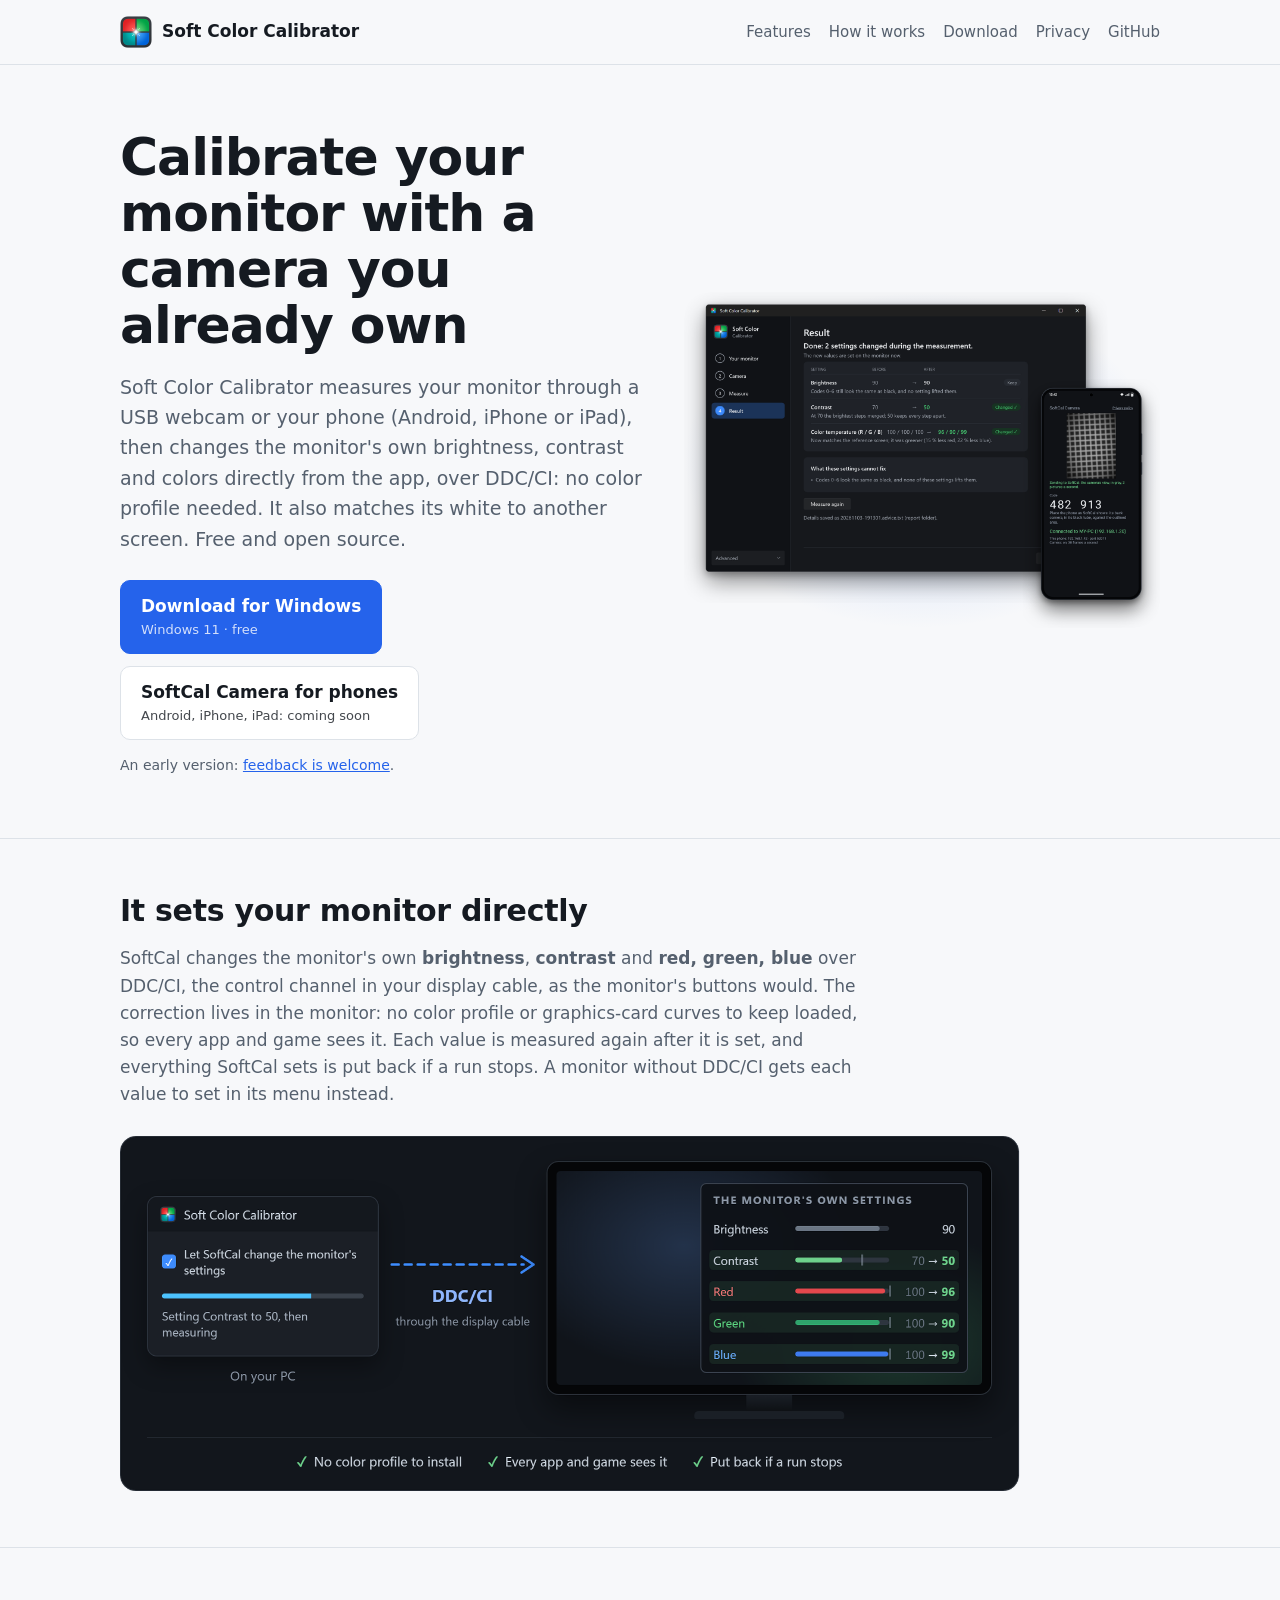
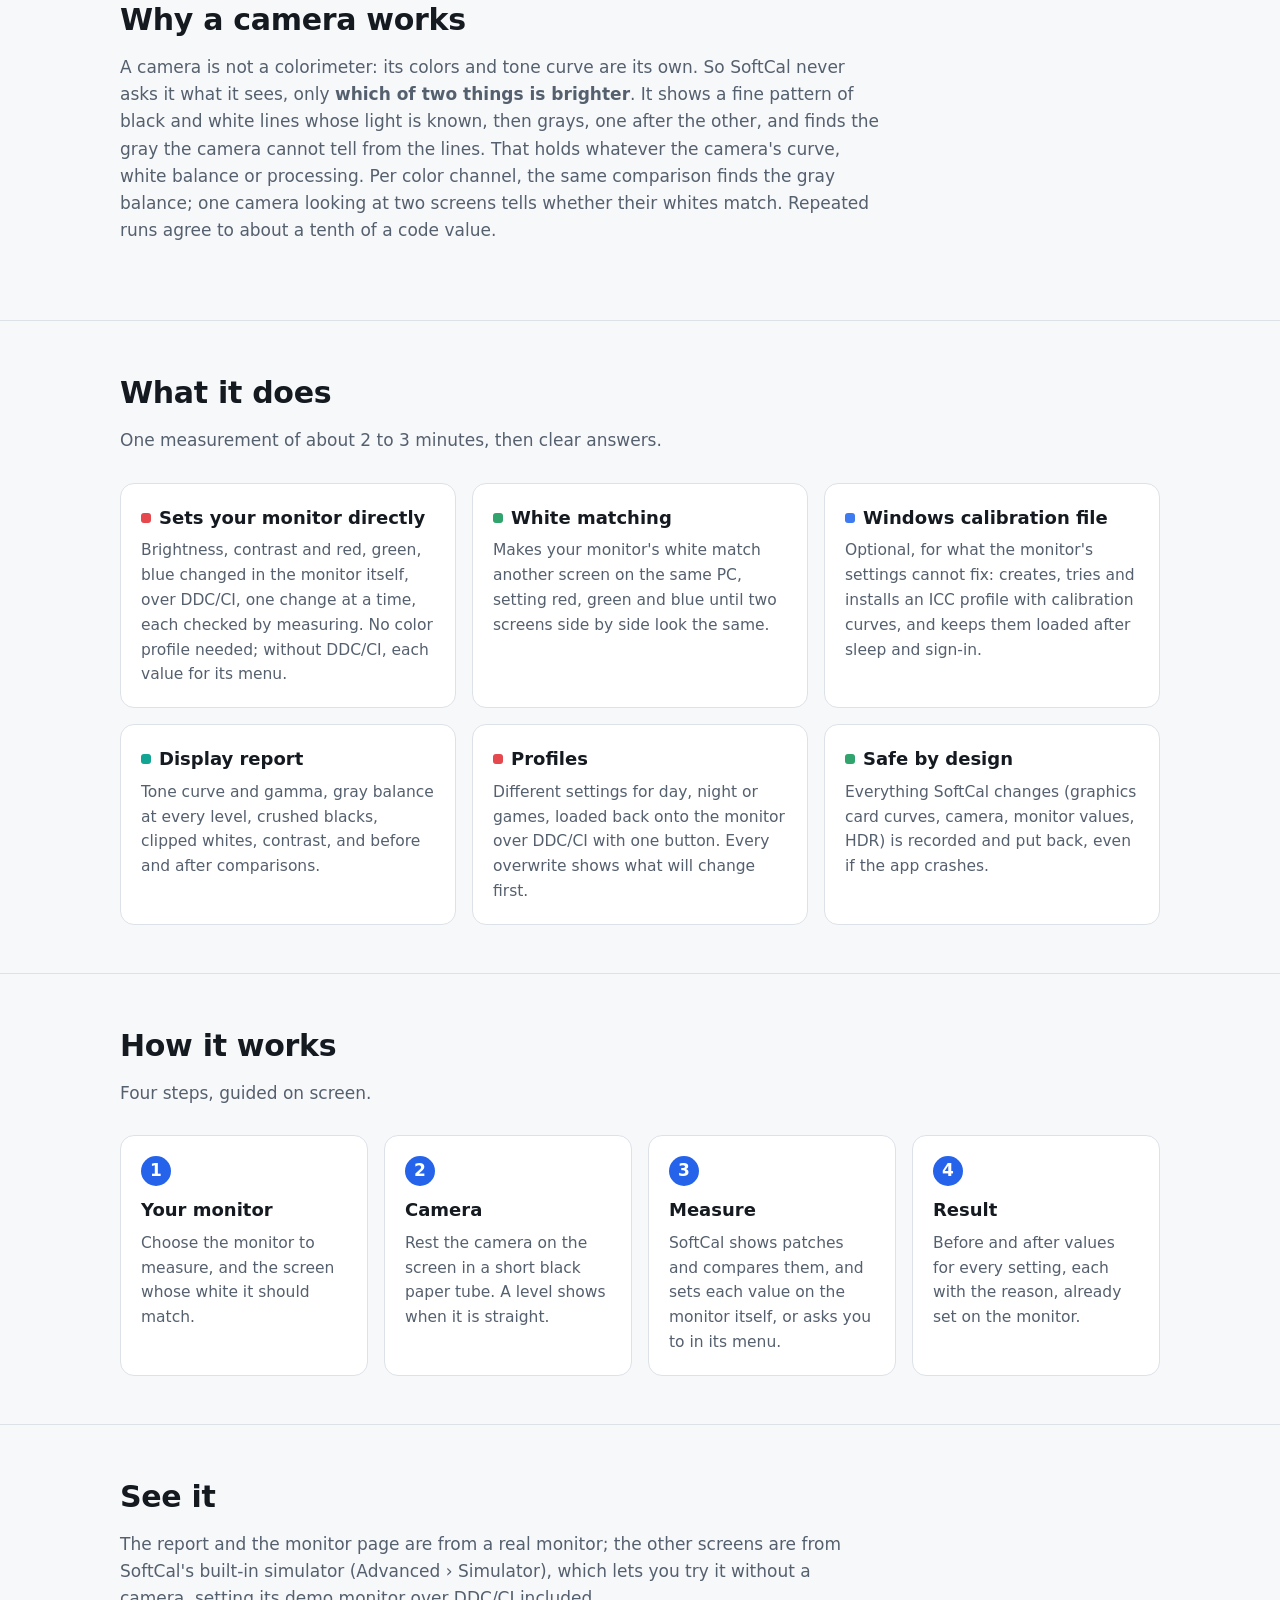
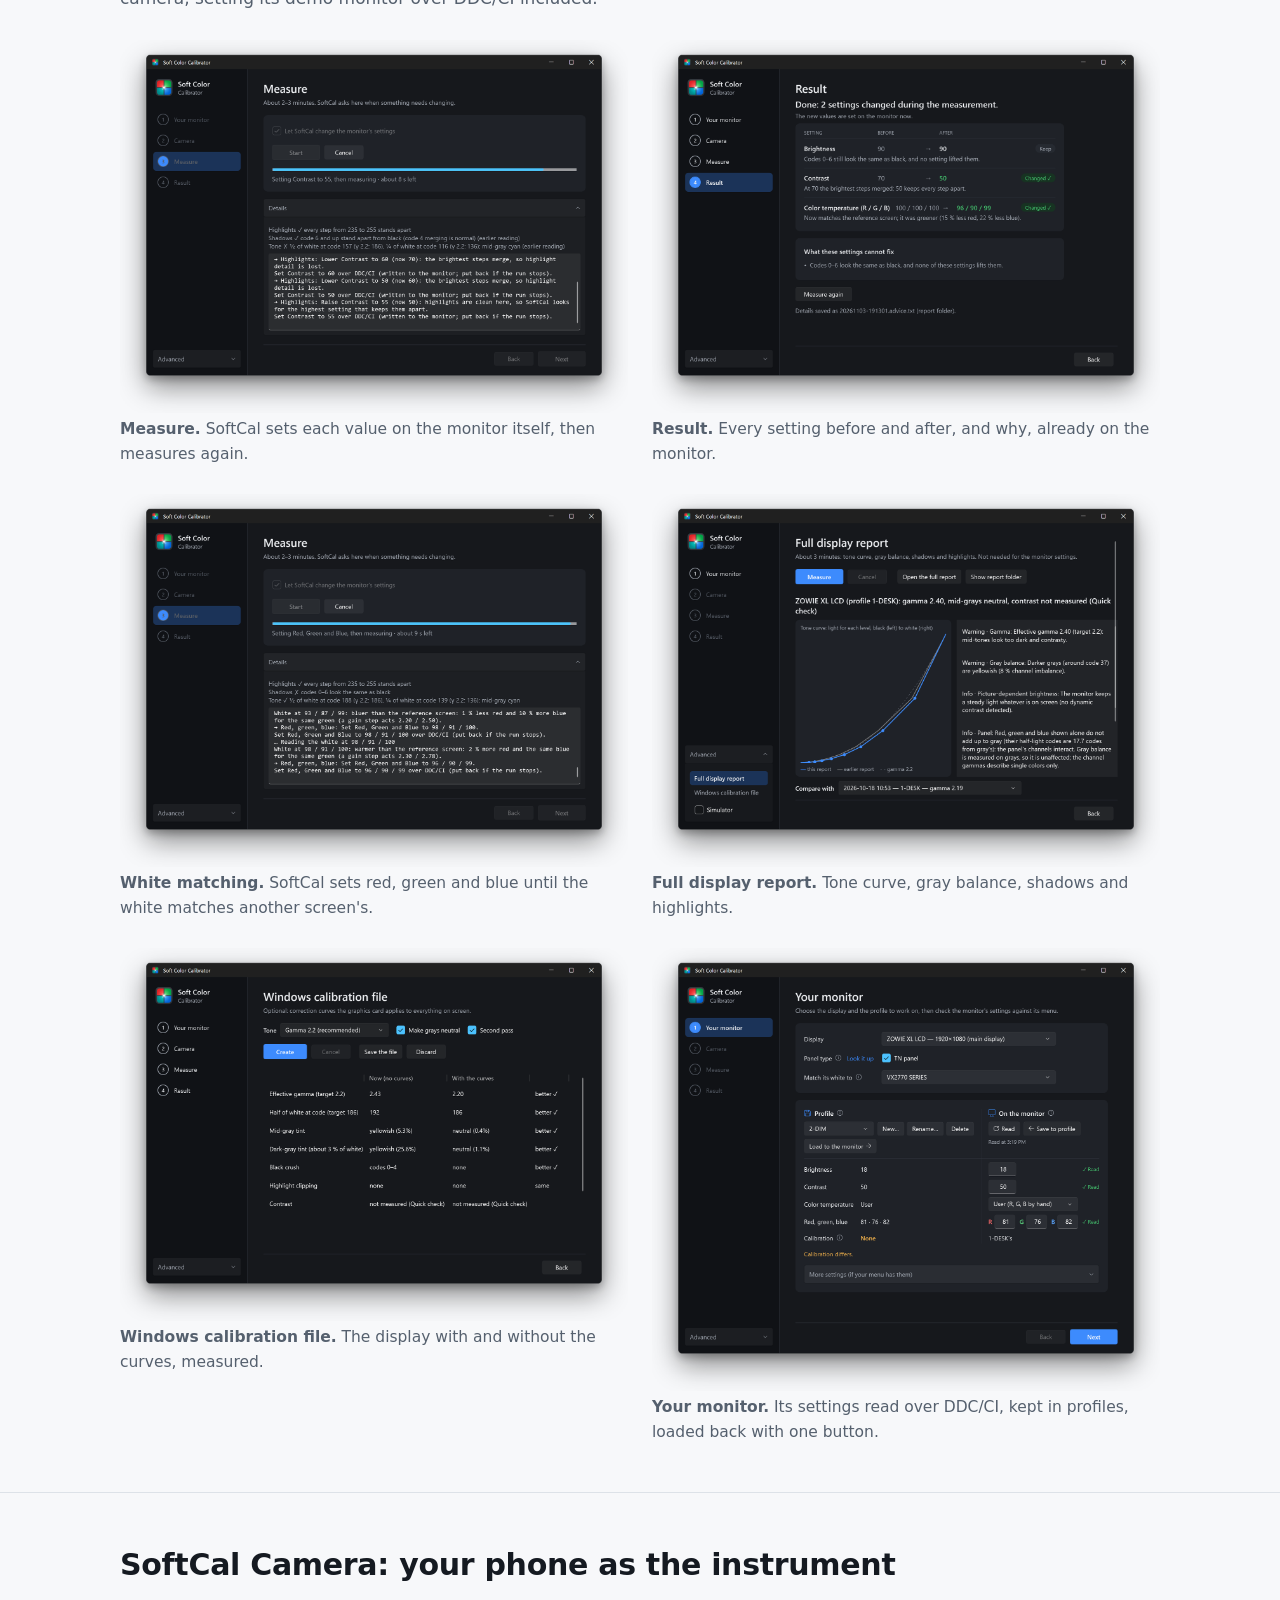
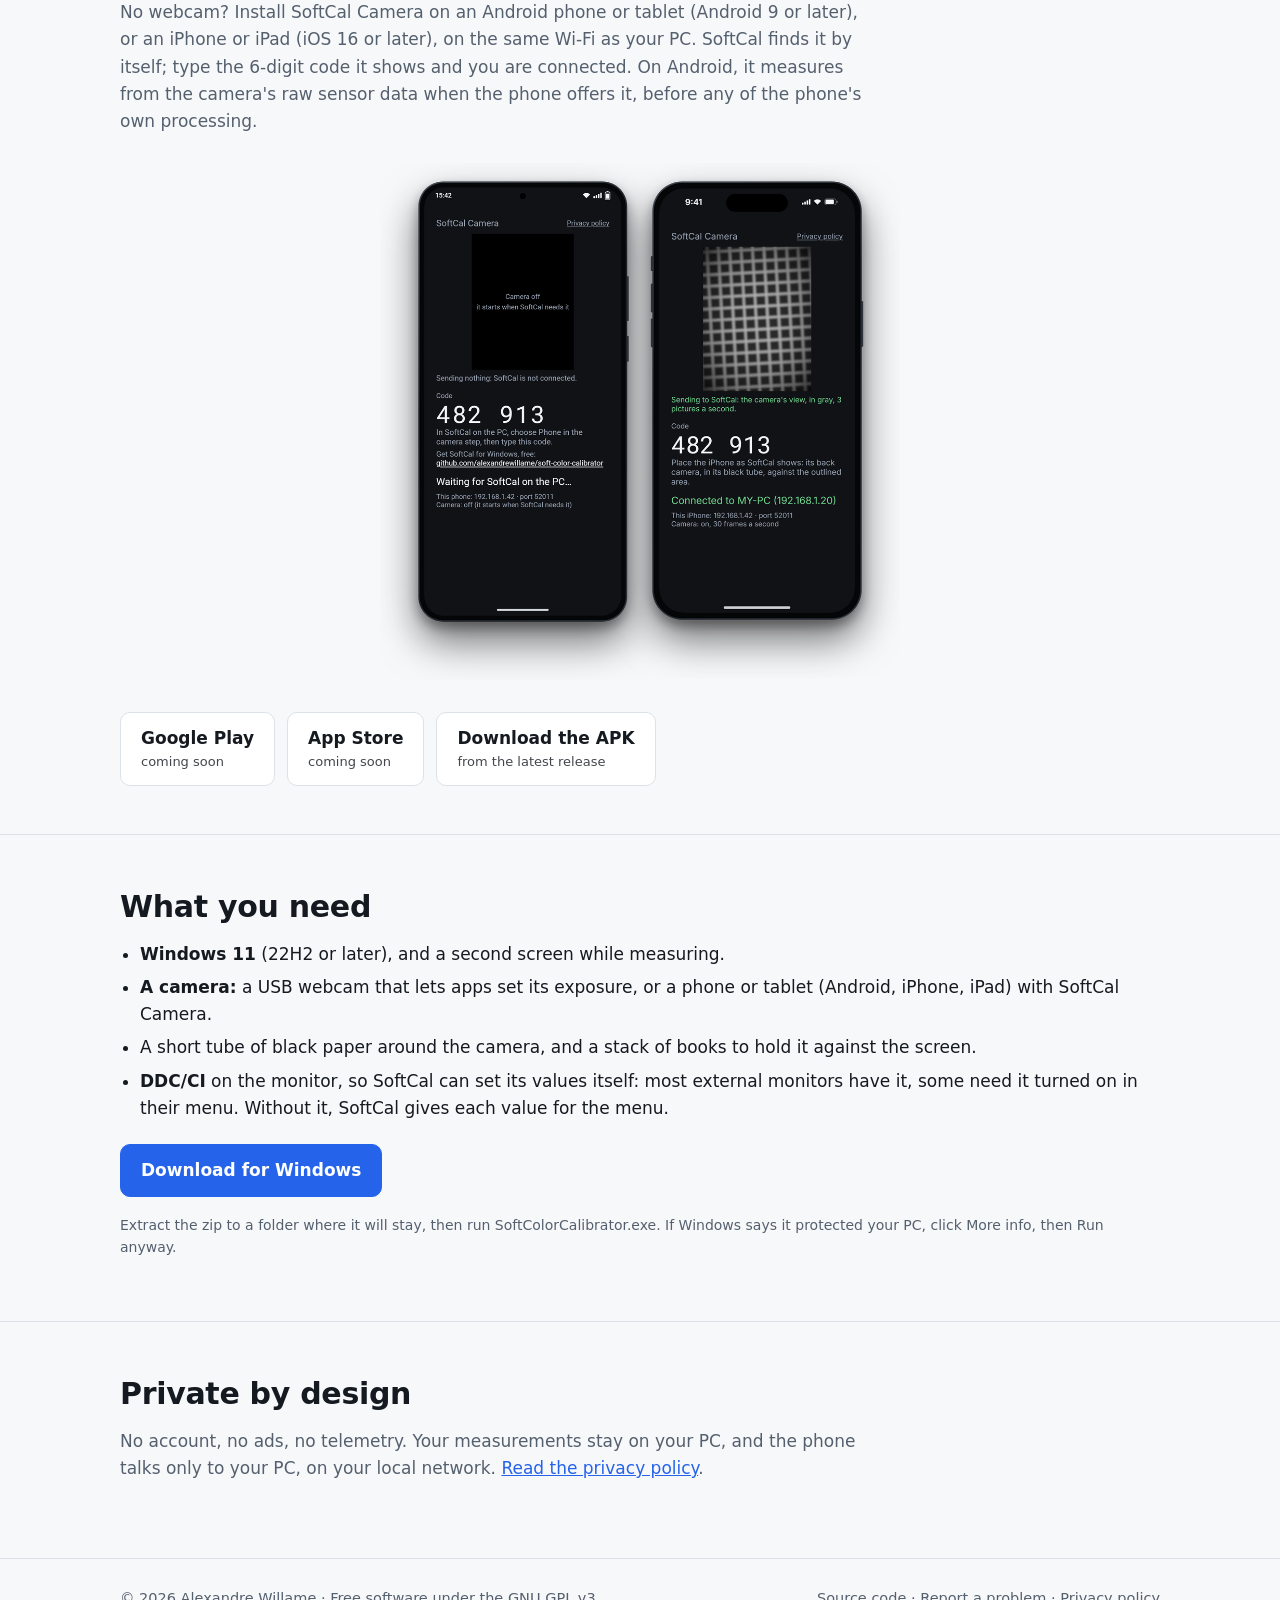
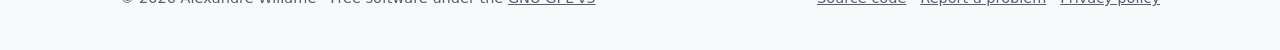
<file: docs/index.html>
<!doctype html>
<html lang="en">
<head>
<meta charset="utf-8">
<meta name="viewport" content="width=device-width, initial-scale=1">
<title>Soft Color Calibrator</title>
<meta name="description" content="Calibrate your monitor with a camera you already own: a USB webcam, or your Android phone, iPhone or iPad. SoftCal sets the monitor's own brightness, contrast and colors over DDC/CI, with no color profile. Free and open source, for Windows 11.">
<meta property="og:title" content="Soft Color Calibrator">
<meta property="og:description" content="Calibrate your monitor with a webcam or your phone. It sets the monitor's own brightness, contrast and colors, no color profile needed. Free and open source, for Windows 11.">
<meta property="og:image" content="https://alexandrewillame.github.io/soft-color-calibrator/assets/banner.png">
<link rel="icon" href="assets/logo-256.png">
<link rel="stylesheet" href="assets/site.css">
</head>
<body>
<header class="top">
  <div class="wrap">
    <a class="brand" href="./"><img src="assets/logo-256.png" alt="">Soft Color Calibrator</a>
    <nav>
      <a href="#features">Features</a>
      <a href="#how">How it works</a>
      <a href="#download">Download</a>
      <a href="privacy.html">Privacy</a>
      <a href="https://github.com/alexandrewillame/soft-color-calibrator">GitHub</a>
    </nav>
  </div>
</header>

<main>
<div class="hero">
  <div class="wrap">
    <div>
      <h1>Calibrate your monitor with a camera you already own</h1>
      <p class="lead">Soft Color Calibrator measures your monitor through a USB webcam or your phone (Android, iPhone or
        iPad), then changes the monitor's own brightness, contrast and colors directly from the app, over DDC/CI: no
        color profile needed. It also matches its white to another screen. Free and open source.</p>
      <div class="buttons">
        <a class="button primary" href="https://github.com/alexandrewillame/soft-color-calibrator/releases/latest">Download for Windows<small>Windows 11 · free</small></a>
        <a class="button" href="#phone">SoftCal Camera for phones<small>Android, iPhone, iPad: coming soon</small></a>
      </div>
      <p class="note">An early version: <a href="https://github.com/alexandrewillame/soft-color-calibrator/issues">feedback is welcome</a>.</p>
    </div>
    <img class="art" src="assets/screens/hero.png" width="1600" height="1128"
         alt="SoftCal's result: Contrast lowered from 70 to 50 and the white matched to another screen, beside SoftCal Camera measuring on a phone">
  </div>
</div>

<section id="sets">
  <div class="wrap">
    <h2>It sets your monitor directly</h2>
    <p class="intro">SoftCal changes the monitor's own <strong>brightness</strong>, <strong>contrast</strong> and
      <strong>red, green, blue</strong> over DDC/CI, the control channel in your display cable, as the monitor's buttons
      would. The correction lives in the monitor: no color profile or graphics-card curves to keep loaded, so every
      app and game sees it. Each value is measured again after it is set, and everything SoftCal sets is put back if a run
      stops. A monitor without DDC/CI gets each value to set in its menu instead.</p>
    <p class="diagram"><img src="assets/screens/sets-the-monitor.png" width="1600" height="630" loading="lazy"
      alt="SoftCal, on the PC, writes over DDC/CI through the display cable to the monitor's own settings: Contrast 70 to 50, Red, Green and Blue 100 to 96, 90 and 99. No color profile to install, every app and game sees it, put back if a run stops"></p>
  </div>
</section>

<section>
  <div class="wrap">
    <h2>Why a camera works</h2>
    <p class="intro">A camera is not a colorimeter: its colors and tone curve are its own. So SoftCal never asks it what it
      sees, only <strong>which of two things is brighter</strong>. It shows a fine pattern of black and white lines whose light
      is known, then grays, one after the other, and finds the gray the camera cannot tell from the lines. That holds whatever
      the camera's curve, white balance or processing. Per color channel, the same comparison finds the gray balance;
      one camera looking at two screens tells whether their whites match. Repeated runs agree to about a tenth of a
      code value.</p>
  </div>
</section>

<section id="features">
  <div class="wrap">
    <h2>What it does</h2>
    <p class="intro">One measurement of about 2 to 3 minutes, then clear answers.</p>
    <div class="grid">
      <div class="card"><h3><span class="dot" style="background: var(--red)"></span>Sets your monitor directly</h3>
        <p>Brightness, contrast and red, green, blue changed in the monitor itself, over DDC/CI, one change at a time,
          each checked by measuring. No color profile needed; without DDC/CI, each value for its menu.</p></div>
      <div class="card"><h3><span class="dot" style="background: var(--green)"></span>White matching</h3>
        <p>Makes your monitor's white match another screen on the same PC, setting red, green and blue until two
          screens side by side look the same.</p></div>
      <div class="card"><h3><span class="dot" style="background: var(--blue)"></span>Windows calibration file</h3>
        <p>Optional, for what the monitor's settings cannot fix: creates, tries and installs an ICC profile with
          calibration curves, and keeps them loaded after sleep and sign-in.</p></div>
      <div class="card"><h3><span class="dot" style="background: var(--teal)"></span>Display report</h3>
        <p>Tone curve and gamma, gray balance at every level, crushed blacks, clipped whites, contrast, and before and
          after comparisons.</p></div>
      <div class="card"><h3><span class="dot" style="background: var(--red)"></span>Profiles</h3>
        <p>Different settings for day, night or games, loaded back onto the monitor over DDC/CI with one button. Every
          overwrite shows what will change first.</p></div>
      <div class="card"><h3><span class="dot" style="background: var(--green)"></span>Safe by design</h3>
        <p>Everything SoftCal changes (graphics card curves, camera, monitor values, HDR) is recorded and put back,
          even if the app crashes.</p></div>
    </div>
  </div>
</section>

<section id="how">
  <div class="wrap">
    <h2>How it works</h2>
    <p class="intro">Four steps, guided on screen.</p>
    <ol class="steps">
      <li><h3>Your monitor</h3><p>Choose the monitor to measure, and the screen whose white it should match.</p></li>
      <li><h3>Camera</h3><p>Rest the camera on the screen in a short black paper tube. A level shows when it is straight.</p></li>
      <li><h3>Measure</h3><p>SoftCal shows patches and compares them, and sets each value on the monitor itself, or asks you to in its menu.</p></li>
      <li><h3>Result</h3><p>Before and after values for every setting, each with the reason, already set on the monitor.</p></li>
    </ol>
  </div>
</section>

<section id="screens">
  <div class="wrap">
    <h2>See it</h2>
    <p class="intro">The report and the monitor page are from a real monitor; the other screens are from SoftCal's
      built-in simulator (Advanced › Simulator), which lets you try it without a camera, setting its demo monitor over
      DDC/CI included.</p>
    <div class="shots">
      <figure><img src="assets/screens/measure.png" width="1600" height="1173" loading="lazy" alt="SoftCal has set Contrast to 60, then 50, then 55 over DDC/CI, measuring after each">
        <figcaption><strong>Measure.</strong> SoftCal sets each value on the monitor itself, then measures again.</figcaption></figure>
      <figure><img src="assets/screens/result.png" width="1600" height="1173" loading="lazy" alt="Every setting before and after: Contrast 70 to 50, Red, Green and Blue 100/100/100 to 96/90/99, set on the monitor">
        <figcaption><strong>Result.</strong> Every setting before and after, and why, already on the monitor.</figcaption></figure>
      <figure><img src="assets/screens/white.png" width="1600" height="1173" loading="lazy" alt="SoftCal sets Red, Green and Blue over DDC/CI, 93/87/99, then 98/91/100, then 96/90/99, reading the white after each">
        <figcaption><strong>White matching.</strong> SoftCal sets red, green and blue until the white matches another screen's.</figcaption></figure>
      <figure><img src="assets/screens/report.png" width="1600" height="1173" loading="lazy" alt="The full report of a BenQ ZOWIE XL: tone curve against gamma 2.2, and findings">
        <figcaption><strong>Full display report.</strong> Tone curve, gray balance, shadows and highlights.</figcaption></figure>
      <figure><img src="assets/screens/calibration.png" width="1600" height="1173" loading="lazy" alt="With the correction curves: gamma 2.43 to 2.20, yellowish grays to neutral">
        <figcaption><strong>Windows calibration file.</strong> The display with and without the curves, measured.</figcaption></figure>
      <figure><img src="assets/screens/monitor.png" width="1600" height="1393" loading="lazy" alt="A profile beside the monitor's settings, read over DDC/CI">
        <figcaption><strong>Your monitor.</strong> Its settings read over DDC/CI, kept in profiles, loaded back with one button.</figcaption></figure>
    </div>
  </div>
</section>

<section id="phone">
  <div class="wrap">
    <h2>SoftCal Camera: your phone as the instrument</h2>
    <p class="intro">No webcam? Install SoftCal Camera on an Android phone or tablet (Android 9 or later), or an iPhone
      or iPad (iOS 16 or later), on the same Wi-Fi as your PC. SoftCal finds it by itself; type the 6-digit code it
      shows and you are connected. On Android, it measures from the camera's raw sensor data when the phone offers it,
      before any of the phone's own processing.</p>
    <p class="phones"><img src="assets/screens/phones.png" width="1000" height="993" loading="lazy"
      alt="SoftCal Camera on an Android phone, showing its pairing code, and on an iPhone, measuring"></p>
    <div class="buttons">
      <span class="button">Google Play<small>coming soon</small></span>
      <span class="button">App Store<small>coming soon</small></span>
      <a class="button" href="https://github.com/alexandrewillame/soft-color-calibrator/releases/latest">Download the APK<small>from the latest release</small></a>
    </div>
  </div>
</section>

<section id="download">
  <div class="wrap">
    <h2>What you need</h2>
    <ul class="plain">
      <li><strong>Windows 11</strong> (22H2 or later), and a second screen while measuring.</li>
      <li><strong>A camera:</strong> a USB webcam that lets apps set its exposure, or a phone or tablet (Android, iPhone, iPad) with SoftCal Camera.</li>
      <li>A short tube of black paper around the camera, and a stack of books to hold it against the screen.</li>
      <li><strong>DDC/CI</strong> on the monitor, so SoftCal can set its values itself: most external monitors have it, some
        need it turned on in their menu. Without it, SoftCal gives each value for the menu.</li>
    </ul>
    <p style="margin-top: 22px"><a class="button primary" href="https://github.com/alexandrewillame/soft-color-calibrator/releases/latest">Download for Windows</a></p>
    <p class="note">Extract the zip to a folder where it will stay, then run SoftColorCalibrator.exe. If Windows says it
      protected your PC, click More info, then Run anyway.</p>
  </div>
</section>

<section>
  <div class="wrap">
    <h2>Private by design</h2>
    <p class="intro">No account, no ads, no telemetry. Your measurements stay on your PC, and the phone talks only to
      your PC, on your local network. <a href="privacy.html">Read the privacy policy</a>.</p>
  </div>
</section>
</main>

<footer>
  <div class="wrap">
    <span>© 2026 Alexandre Willame · Free software under the <a href="https://github.com/alexandrewillame/soft-color-calibrator/blob/main/LICENSE">GNU GPL v3</a></span>
    <span><a href="https://github.com/alexandrewillame/soft-color-calibrator">Source code</a> · <a href="https://github.com/alexandrewillame/soft-color-calibrator/issues">Report a problem</a> · <a href="privacy.html">Privacy policy</a></span>
  </div>
</footer>
</body>
</html>
</file>
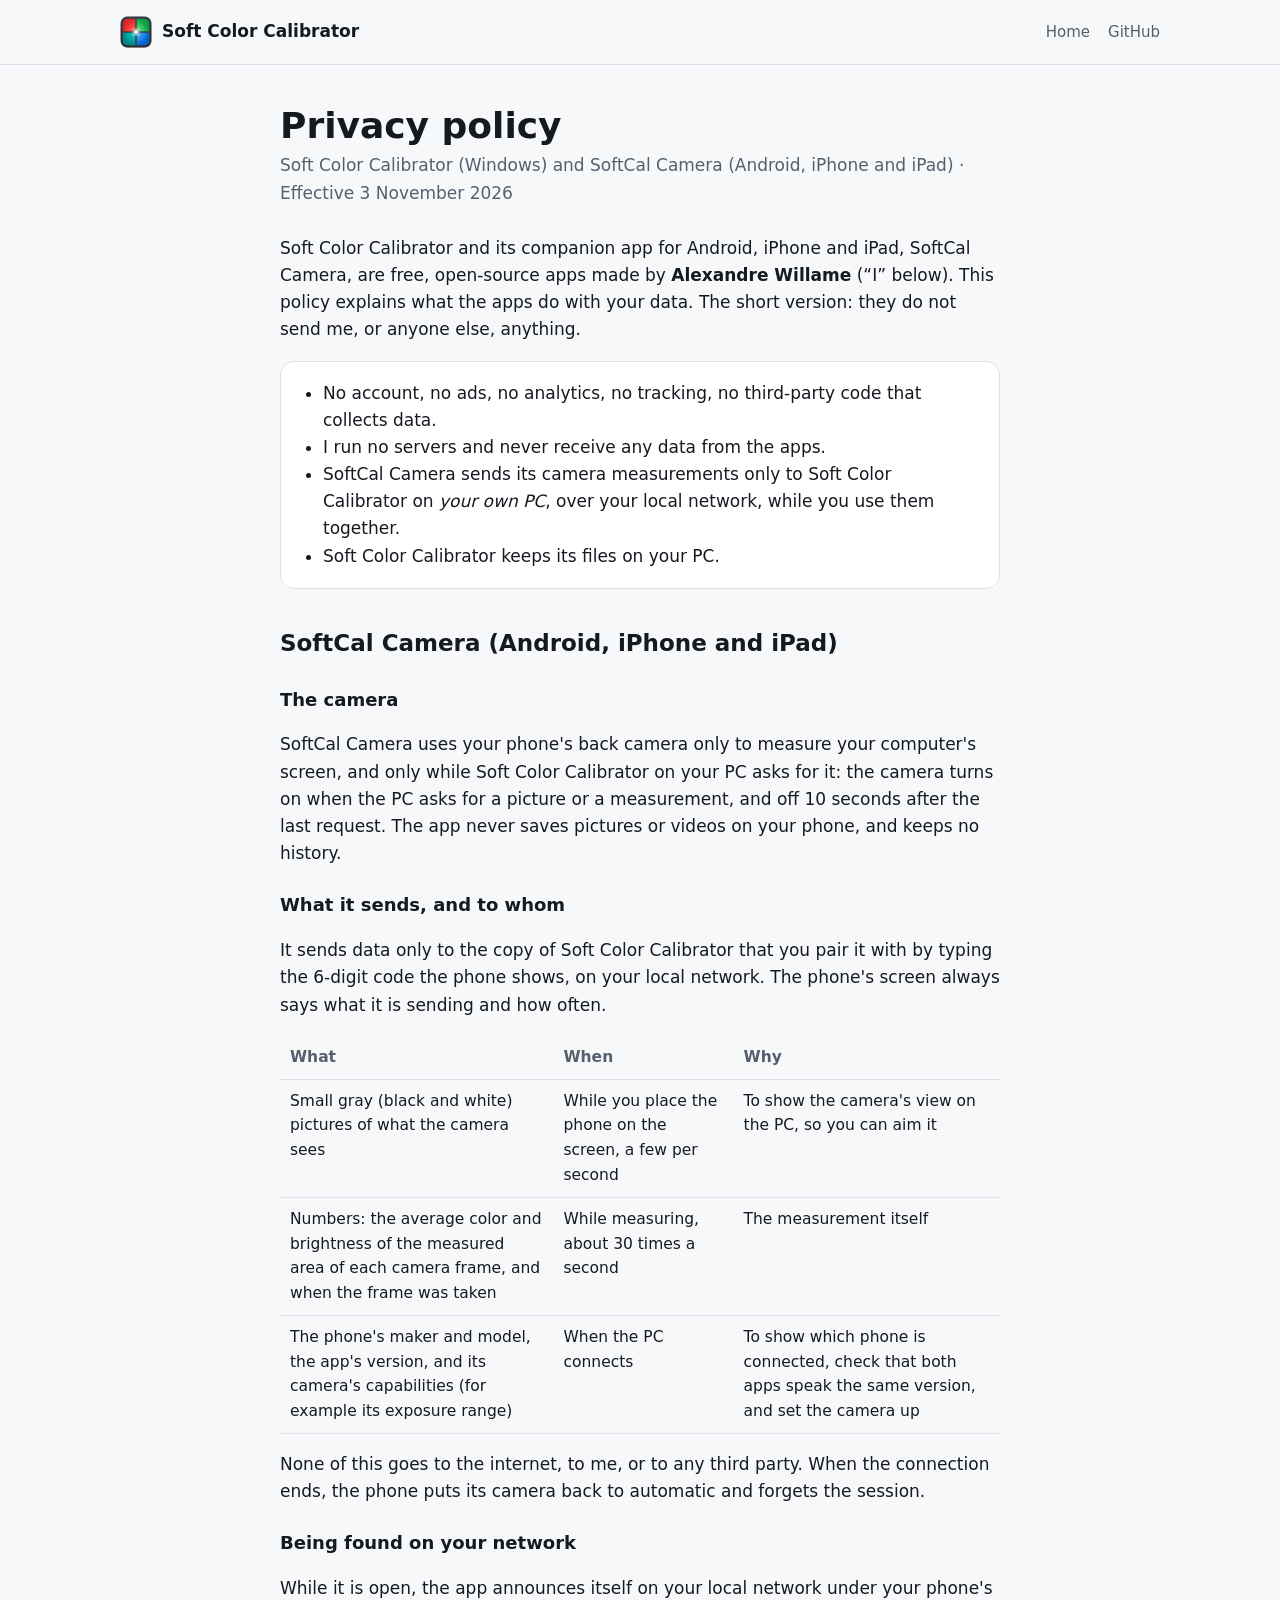
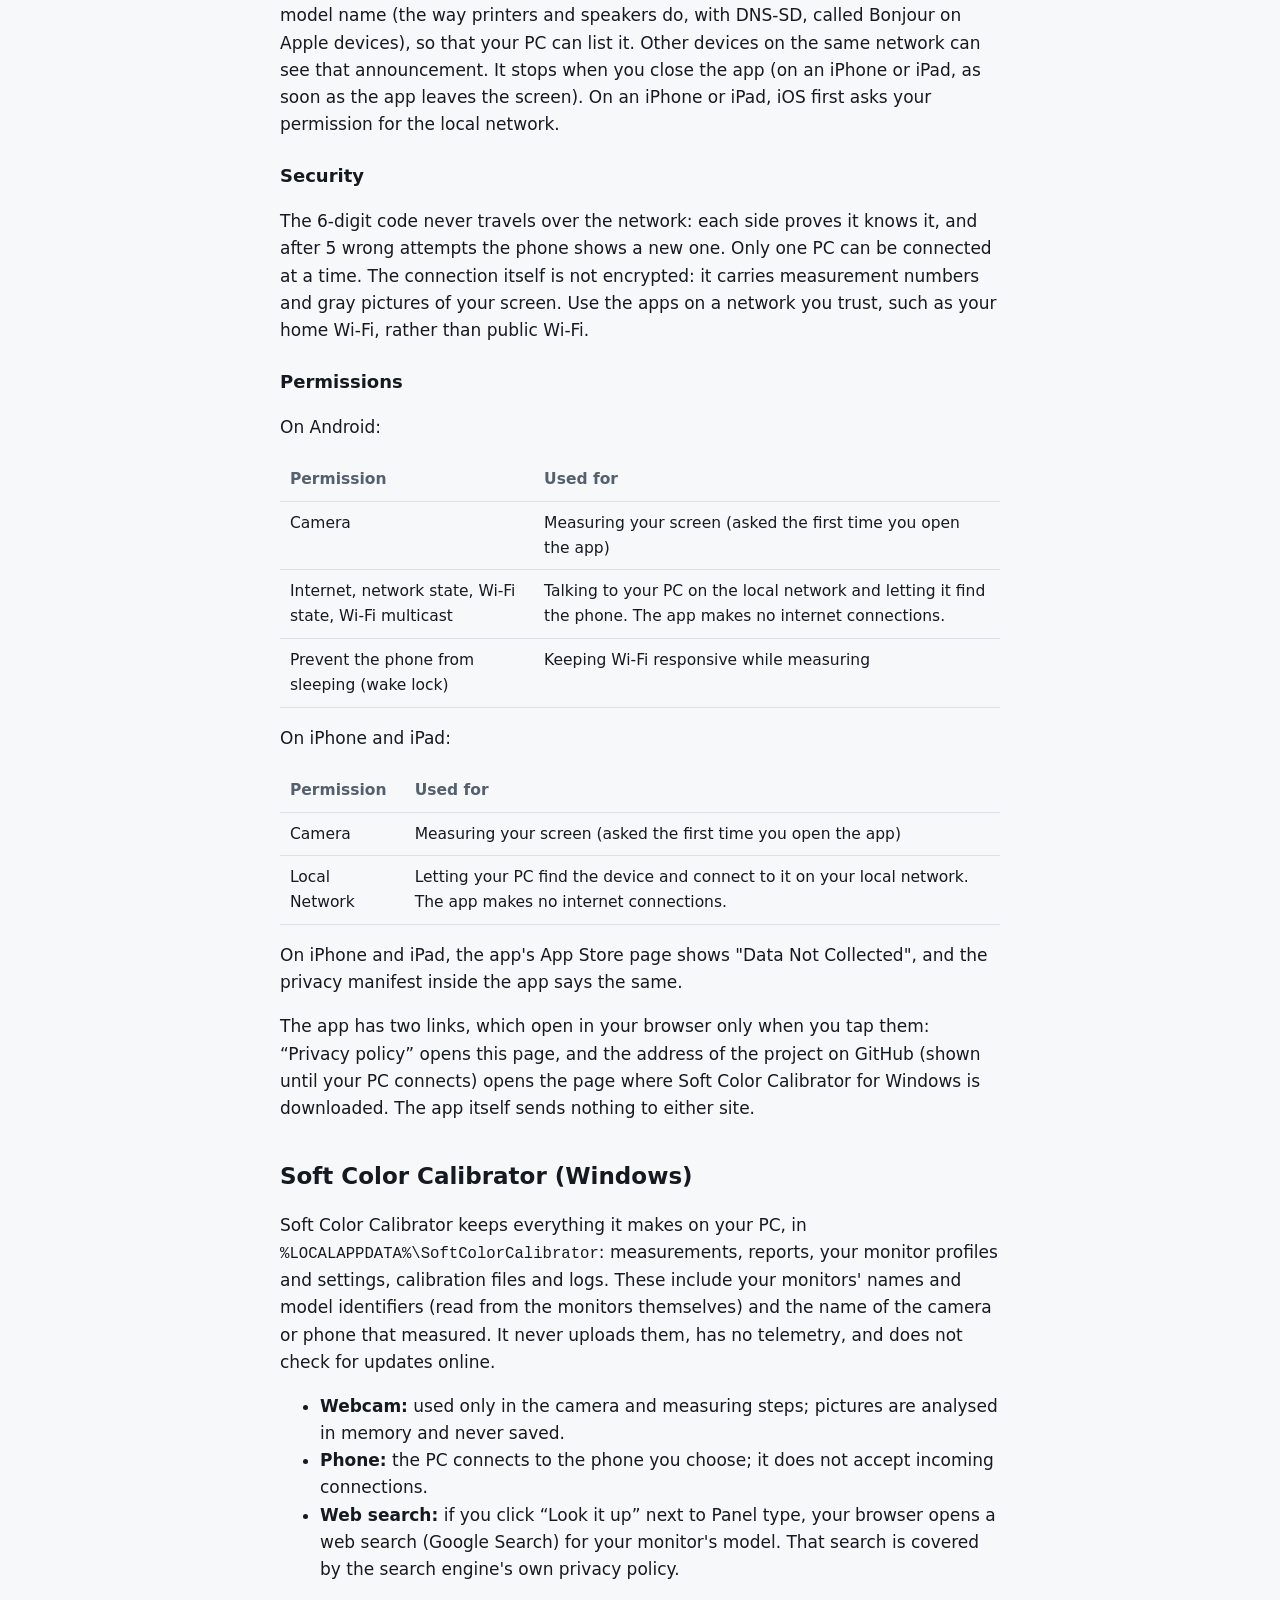
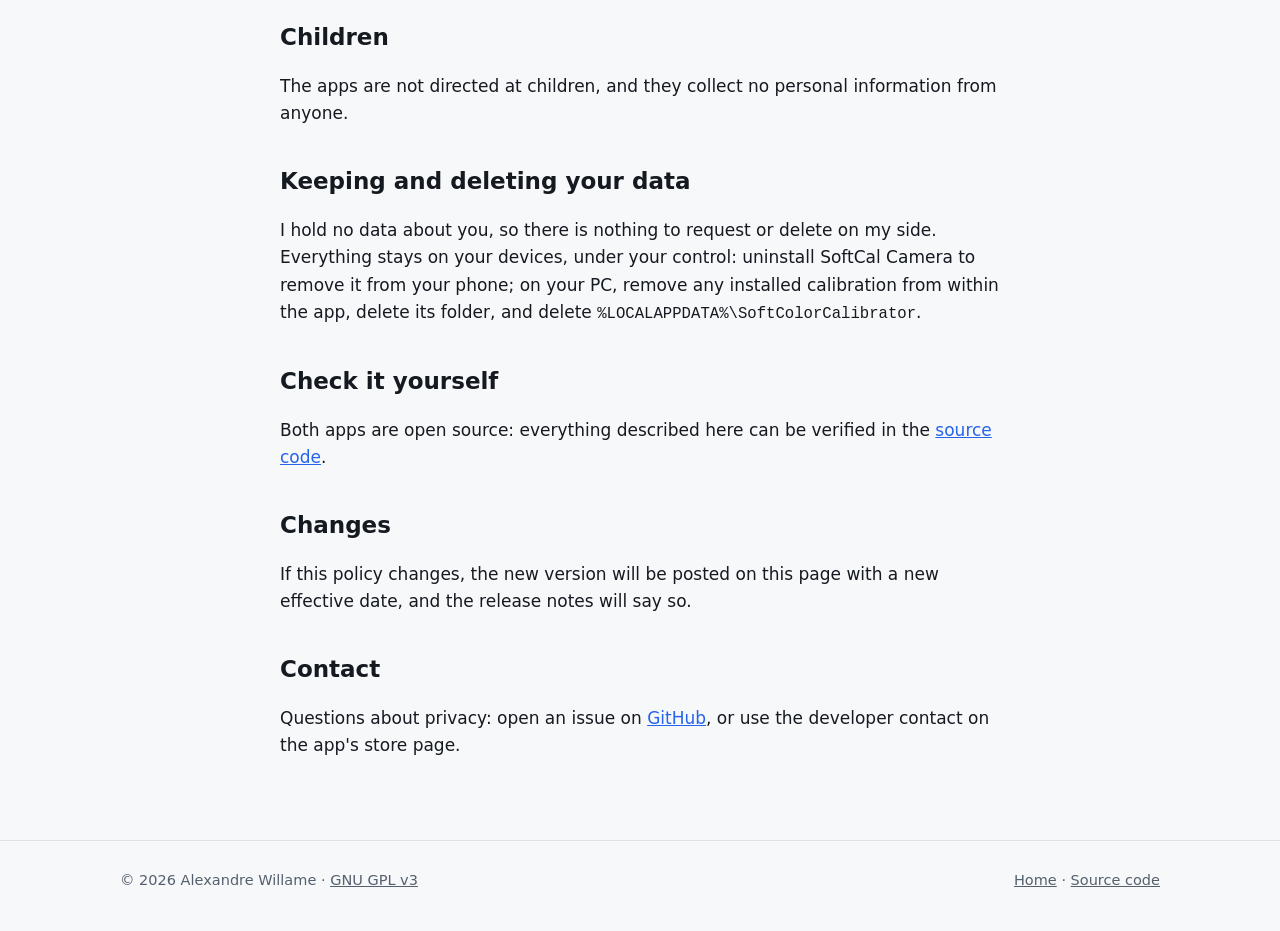
<file: docs/privacy.html>
<!doctype html>
<html lang="en">
<head>
<meta charset="utf-8">
<meta name="viewport" content="width=device-width, initial-scale=1">
<title>Privacy policy · Soft Color Calibrator and SoftCal Camera</title>
<meta name="description" content="Privacy policy of Soft Color Calibrator (Windows) and SoftCal Camera (Android, iPhone and iPad).">
<link rel="icon" href="assets/logo-256.png">
<link rel="stylesheet" href="assets/site.css">
</head>
<body>
<header class="top">
  <div class="wrap">
    <a class="brand" href="./"><img src="assets/logo-256.png" alt="">Soft Color Calibrator</a>
    <nav>
      <a href="./">Home</a>
      <a href="https://github.com/alexandrewillame/soft-color-calibrator">GitHub</a>
    </nav>
  </div>
</header>

<main class="doc">
  <h1>Privacy policy</h1>
  <p class="date">Soft Color Calibrator (Windows) and SoftCal Camera (Android, iPhone and iPad) · Effective 3 November 2026</p>

  <p>Soft Color Calibrator and its companion app for Android, iPhone and iPad, SoftCal Camera, are free, open-source apps made by
    <strong>Alexandre Willame</strong> (“I” below). This policy explains what the apps do with your data. The short
    version: they do not send me, or anyone else, anything.</p>

  <div class="summary">
    <ul>
      <li>No account, no ads, no analytics, no tracking, no third-party code that collects data.</li>
      <li>I run no servers and never receive any data from the apps.</li>
      <li>SoftCal Camera sends its camera measurements only to Soft Color Calibrator on <em>your own PC</em>, over your
        local network, while you use them together.</li>
      <li>Soft Color Calibrator keeps its files on your PC.</li>
    </ul>
  </div>

  <h2>SoftCal Camera (Android, iPhone and iPad)</h2>

  <h3>The camera</h3>
  <p>SoftCal Camera uses your phone's back camera only to measure your computer's screen, and only while Soft Color
    Calibrator on your PC asks for it: the camera turns on when the PC asks for a picture or a measurement, and off 10
    seconds after the last request. The app never saves pictures or videos on your phone, and keeps no history.</p>

  <h3>What it sends, and to whom</h3>
  <p>It sends data only to the copy of Soft Color Calibrator that you pair it with by typing the 6-digit code the phone
    shows, on your local network. The phone's screen always says what it is sending and how often.</p>
  <table>
    <tr><th>What</th><th>When</th><th>Why</th></tr>
    <tr><td>Small gray (black and white) pictures of what the camera sees</td><td>While you place the phone on the screen, a few per second</td><td>To show the camera's view on the PC, so you can aim it</td></tr>
    <tr><td>Numbers: the average color and brightness of the measured area of each camera frame, and when the frame was taken</td><td>While measuring, about 30 times a second</td><td>The measurement itself</td></tr>
    <tr><td>The phone's maker and model, the app's version, and its camera's capabilities (for example its exposure range)</td><td>When the PC connects</td><td>To show which phone is connected, check that both apps speak the same version, and set the camera up</td></tr>
  </table>
  <p>None of this goes to the internet, to me, or to any third party. When the connection ends, the phone puts its
    camera back to automatic and forgets the session.</p>

  <h3>Being found on your network</h3>
  <p>While it is open, the app announces itself on your local network under your phone's model name (the way printers
    and speakers do, with DNS-SD, called Bonjour on Apple devices), so that your PC can list it. Other devices on the
    same network can see that announcement. It stops when you close the app (on an iPhone or iPad, as soon as the app
    leaves the screen). On an iPhone or iPad, iOS first asks your permission for the local network.</p>

  <h3>Security</h3>
  <p>The 6-digit code never travels over the network: each side proves it knows it, and after 5 wrong attempts the phone
    shows a new one. Only one PC can be connected at a time. The connection itself is not encrypted: it carries
    measurement numbers and gray pictures of your screen. Use the apps on a network you trust, such as your home Wi-Fi,
    rather than public Wi-Fi.</p>

  <h3>Permissions</h3>
  <p>On Android:</p>
  <table>
    <tr><th>Permission</th><th>Used for</th></tr>
    <tr><td>Camera</td><td>Measuring your screen (asked the first time you open the app)</td></tr>
    <tr><td>Internet, network state, Wi-Fi state, Wi-Fi multicast</td><td>Talking to your PC on the local network and letting it find the phone. The app makes no internet connections.</td></tr>
    <tr><td>Prevent the phone from sleeping (wake lock)</td><td>Keeping Wi-Fi responsive while measuring</td></tr>
  </table>
  <p>On iPhone and iPad:</p>
  <table>
    <tr><th>Permission</th><th>Used for</th></tr>
    <tr><td>Camera</td><td>Measuring your screen (asked the first time you open the app)</td></tr>
    <tr><td>Local Network</td><td>Letting your PC find the device and connect to it on your local network. The app makes no internet connections.</td></tr>
  </table>
  <p>On iPhone and iPad, the app's App Store page shows "Data Not Collected", and the privacy manifest inside the app
    says the same.</p>
  <p>The app has two links, which open in your browser only when you tap them: “Privacy policy” opens this page, and the
    address of the project on GitHub (shown until your PC connects) opens the page where Soft Color Calibrator for
    Windows is downloaded. The app itself sends nothing to either site.</p>

  <h2>Soft Color Calibrator (Windows)</h2>
  <p>Soft Color Calibrator keeps everything it makes on your PC, in <code>%LOCALAPPDATA%\SoftColorCalibrator</code>:
    measurements, reports, your monitor profiles and settings, calibration files and logs. These include your monitors'
    names and model identifiers (read from the monitors themselves) and the name of the camera or phone that measured.
    It never uploads them, has no telemetry, and does not check for updates online.</p>
  <ul>
    <li><strong>Webcam:</strong> used only in the camera and measuring steps; pictures are analysed in memory and never
      saved.</li>
    <li><strong>Phone:</strong> the PC connects to the phone you choose; it does not accept incoming connections.</li>
    <li><strong>Web search:</strong> if you click “Look it up” next to Panel type, your browser opens a web search
      (Google Search) for your monitor's model. That search is covered by the search engine's own privacy policy.</li>
  </ul>

  <h2>Children</h2>
  <p>The apps are not directed at children, and they collect no personal information from anyone.</p>

  <h2>Keeping and deleting your data</h2>
  <p>I hold no data about you, so there is nothing to request or delete on my side. Everything stays on your devices,
    under your control: uninstall SoftCal Camera to remove it from your phone; on your PC, remove any installed
    calibration from within the app, delete its folder, and delete <code>%LOCALAPPDATA%\SoftColorCalibrator</code>.</p>

  <h2>Check it yourself</h2>
  <p>Both apps are open source: everything described here can be verified in the
    <a href="https://github.com/alexandrewillame/soft-color-calibrator">source code</a>.</p>

  <h2>Changes</h2>
  <p>If this policy changes, the new version will be posted on this page with a new effective date, and the release
    notes will say so.</p>

  <h2>Contact</h2>
  <p>Questions about privacy: open an issue on
    <a href="https://github.com/alexandrewillame/soft-color-calibrator/issues">GitHub</a>, or use the developer contact
    on the app's store page.</p>
</main>

<footer>
  <div class="wrap">
    <span>© 2026 Alexandre Willame · <a href="https://github.com/alexandrewillame/soft-color-calibrator/blob/main/LICENSE">GNU GPL v3</a></span>
    <span><a href="./">Home</a> · <a href="https://github.com/alexandrewillame/soft-color-calibrator">Source code</a></span>
  </div>
</footer>
</body>
</html>
</file>
<file: docs/assets/site.css>
/* The project's website (GitHub Pages serves the docs folder): index.html and privacy.html. */
:root {
  --bg: #0F1217;
  --bg-raised: #171C23;
  --line: #2A313B;
  --text: #EEF2F6;
  --muted: #A3ADBA;
  --accent: #4C8DF6;
  --accent-text: #FFFFFF;
  --red: #E5484D;
  --green: #30A46C;
  --teal: #12A594;
  --blue: #3E7BF0;
  color-scheme: dark;
}
@media (prefers-color-scheme: light) {
  :root {
    --bg: #F7F8FA;
    --bg-raised: #FFFFFF;
    --line: #DDE2E8;
    --text: #151A21;
    --muted: #55606E;
    --accent: #2563EB;
    color-scheme: light;
  }
}

* { box-sizing: border-box; }
html { -webkit-text-size-adjust: 100%; }
body {
  margin: 0;
  background: var(--bg);
  color: var(--text);
  font: 17px/1.6 "Segoe UI Variable Text", "Segoe UI", system-ui, -apple-system, "Helvetica Neue", Arial, sans-serif;
}
a { color: var(--accent); }
img, svg { max-width: 100%; height: auto; }
.wrap { max-width: 1080px; margin: 0 auto; padding: 0 20px; }

header.top { border-bottom: 1px solid var(--line); }
header.top .wrap { display: flex; align-items: center; gap: 12px; min-height: 64px; flex-wrap: wrap; }
.brand { display: flex; align-items: center; gap: 10px; color: var(--text); text-decoration: none; font-weight: 650; }
.brand img { width: 32px; height: 32px; }
nav { margin-left: auto; display: flex; gap: 18px; flex-wrap: wrap; }
nav a { color: var(--muted); text-decoration: none; font-size: 15px; }
nav a:hover { color: var(--text); }

.hero { padding: 64px 0 48px; }
.hero .wrap { display: grid; grid-template-columns: 1.1fr 1fr; gap: 40px; align-items: center; }
.hero h1 { font-size: clamp(34px, 5vw, 52px); line-height: 1.08; letter-spacing: -0.02em; margin: 0 0 18px; }
.hero p.lead { font-size: 19px; color: var(--muted); margin: 0 0 26px; }
.buttons { display: flex; gap: 12px; flex-wrap: wrap; }
.button {
  display: inline-block; padding: 12px 20px; border-radius: 10px; text-decoration: none; font-weight: 600;
  border: 1px solid var(--line); color: var(--text); background: var(--bg-raised);
}
.button.primary { background: var(--accent); border-color: var(--accent); color: var(--accent-text); }
.button small { display: block; font-weight: 400; font-size: 13px; opacity: 0.8; }
.note { font-size: 14px; color: var(--muted); margin-top: 14px; }
.art { background: radial-gradient(closest-side, rgba(62, 123, 240, 0.25), transparent); border-radius: 24px; }

section { padding: 48px 0; border-top: 1px solid var(--line); }
section h2 { font-size: 30px; letter-spacing: -0.01em; margin: 0 0 10px; }
section p.intro { color: var(--muted); max-width: 760px; margin: 0 0 28px; }

.grid { display: grid; grid-template-columns: repeat(3, 1fr); gap: 16px; }
.card { background: var(--bg-raised); border: 1px solid var(--line); border-radius: 14px; padding: 20px; }
.card h3 { margin: 0 0 6px; font-size: 18px; }
.card p { margin: 0; color: var(--muted); font-size: 15.5px; }
.dot { display: inline-block; width: 10px; height: 10px; border-radius: 3px; margin-right: 8px; vertical-align: 1px; }

ol.steps { list-style: none; padding: 0; margin: 0; display: grid; grid-template-columns: repeat(4, 1fr); gap: 16px; counter-reset: step; }
ol.steps li { counter-increment: step; background: var(--bg-raised); border: 1px solid var(--line); border-radius: 14px; padding: 20px; }
ol.steps li::before {
  content: counter(step); display: inline-grid; place-items: center; width: 30px; height: 30px; border-radius: 50%;
  background: var(--accent); color: var(--accent-text); font-weight: 700; margin-bottom: 10px;
}
ol.steps h3 { margin: 0 0 6px; font-size: 18px; }
ol.steps p { margin: 0; color: var(--muted); font-size: 15.5px; }

.shots { display: grid; grid-template-columns: repeat(2, 1fr); gap: 28px 24px; }
.shots figure { margin: 0; }
.shots img { display: block; width: 100%; }
.shots figcaption { color: var(--muted); font-size: 15.5px; margin-top: 4px; }
.phones { text-align: center; margin: 0 0 24px; }
.diagram { margin: 0; max-width: 900px; }
.phones img { width: 520px; }

ul.plain { padding-left: 20px; margin: 0; }
ul.plain li { margin: 6px 0; }

/* The privacy policy */
.doc { max-width: 760px; padding: 40px 20px 64px; margin: 0 auto; }
.doc h1 { font-size: 36px; line-height: 1.15; margin: 0 0 6px; }
.doc .date { color: var(--muted); margin: 0 0 28px; }
.doc h2 { font-size: 23px; margin: 36px 0 8px; }
.doc h3 { font-size: 18px; margin: 24px 0 6px; }
.summary { background: var(--bg-raised); border: 1px solid var(--line); border-radius: 14px; padding: 18px 22px; }
.summary ul { margin: 0; padding-left: 20px; }
table { border-collapse: collapse; width: 100%; font-size: 15.5px; }
th, td { text-align: left; vertical-align: top; padding: 9px 10px; border-bottom: 1px solid var(--line); }
th { color: var(--muted); font-weight: 600; }
code { font-family: Consolas, "Cascadia Mono", ui-monospace, monospace; font-size: 0.92em; overflow-wrap: anywhere; }

footer { border-top: 1px solid var(--line); padding: 28px 0 40px; color: var(--muted); font-size: 14.5px; }
footer .wrap { display: flex; gap: 18px; flex-wrap: wrap; justify-content: space-between; }
footer a { color: var(--muted); }

@media (max-width: 860px) {
  .hero .wrap { grid-template-columns: 1fr; }
  .grid { grid-template-columns: 1fr 1fr; }
  ol.steps { grid-template-columns: 1fr 1fr; }
}
@media (max-width: 560px) {
  body { font-size: 16px; }
  .shots { grid-template-columns: 1fr; }
  .hero { padding: 40px 0 32px; }
  .grid, ol.steps { grid-template-columns: 1fr; }
  nav { margin-left: 0; width: 100%; padding-bottom: 10px; }
}
</file>
